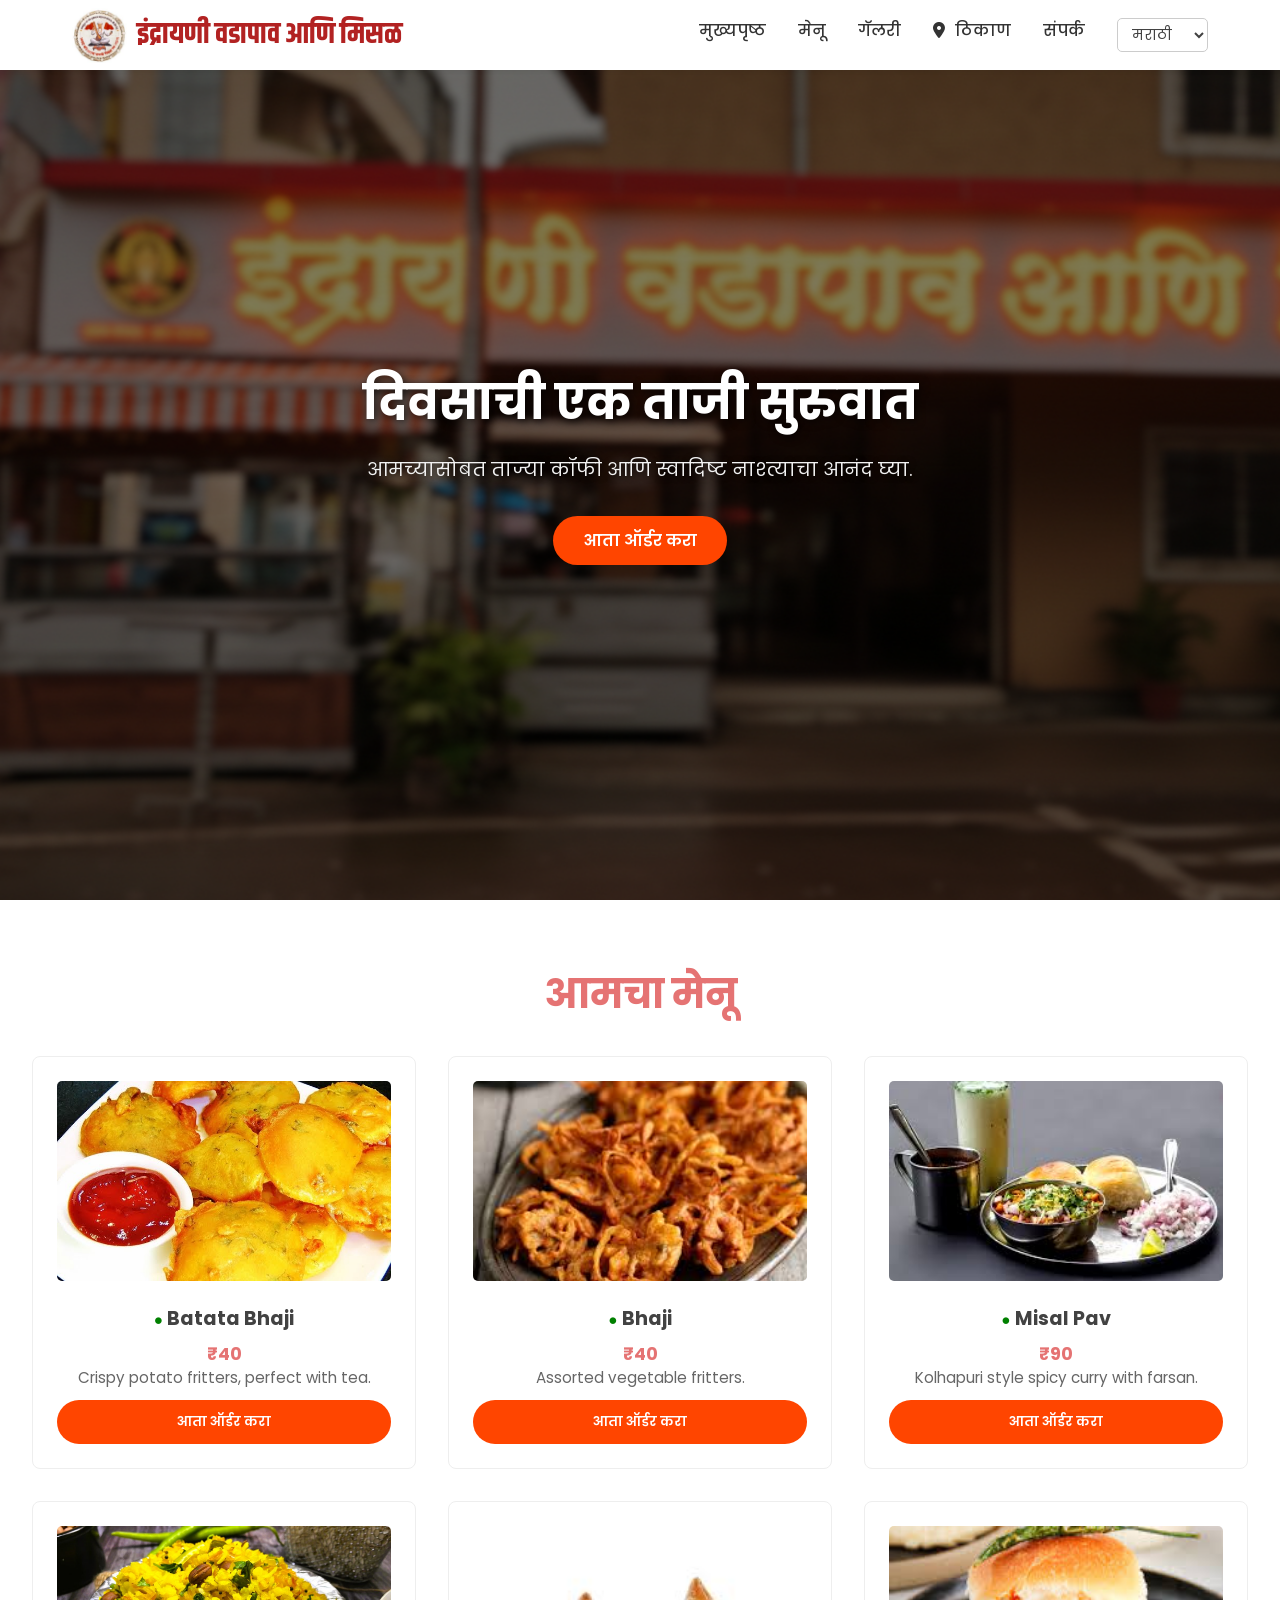
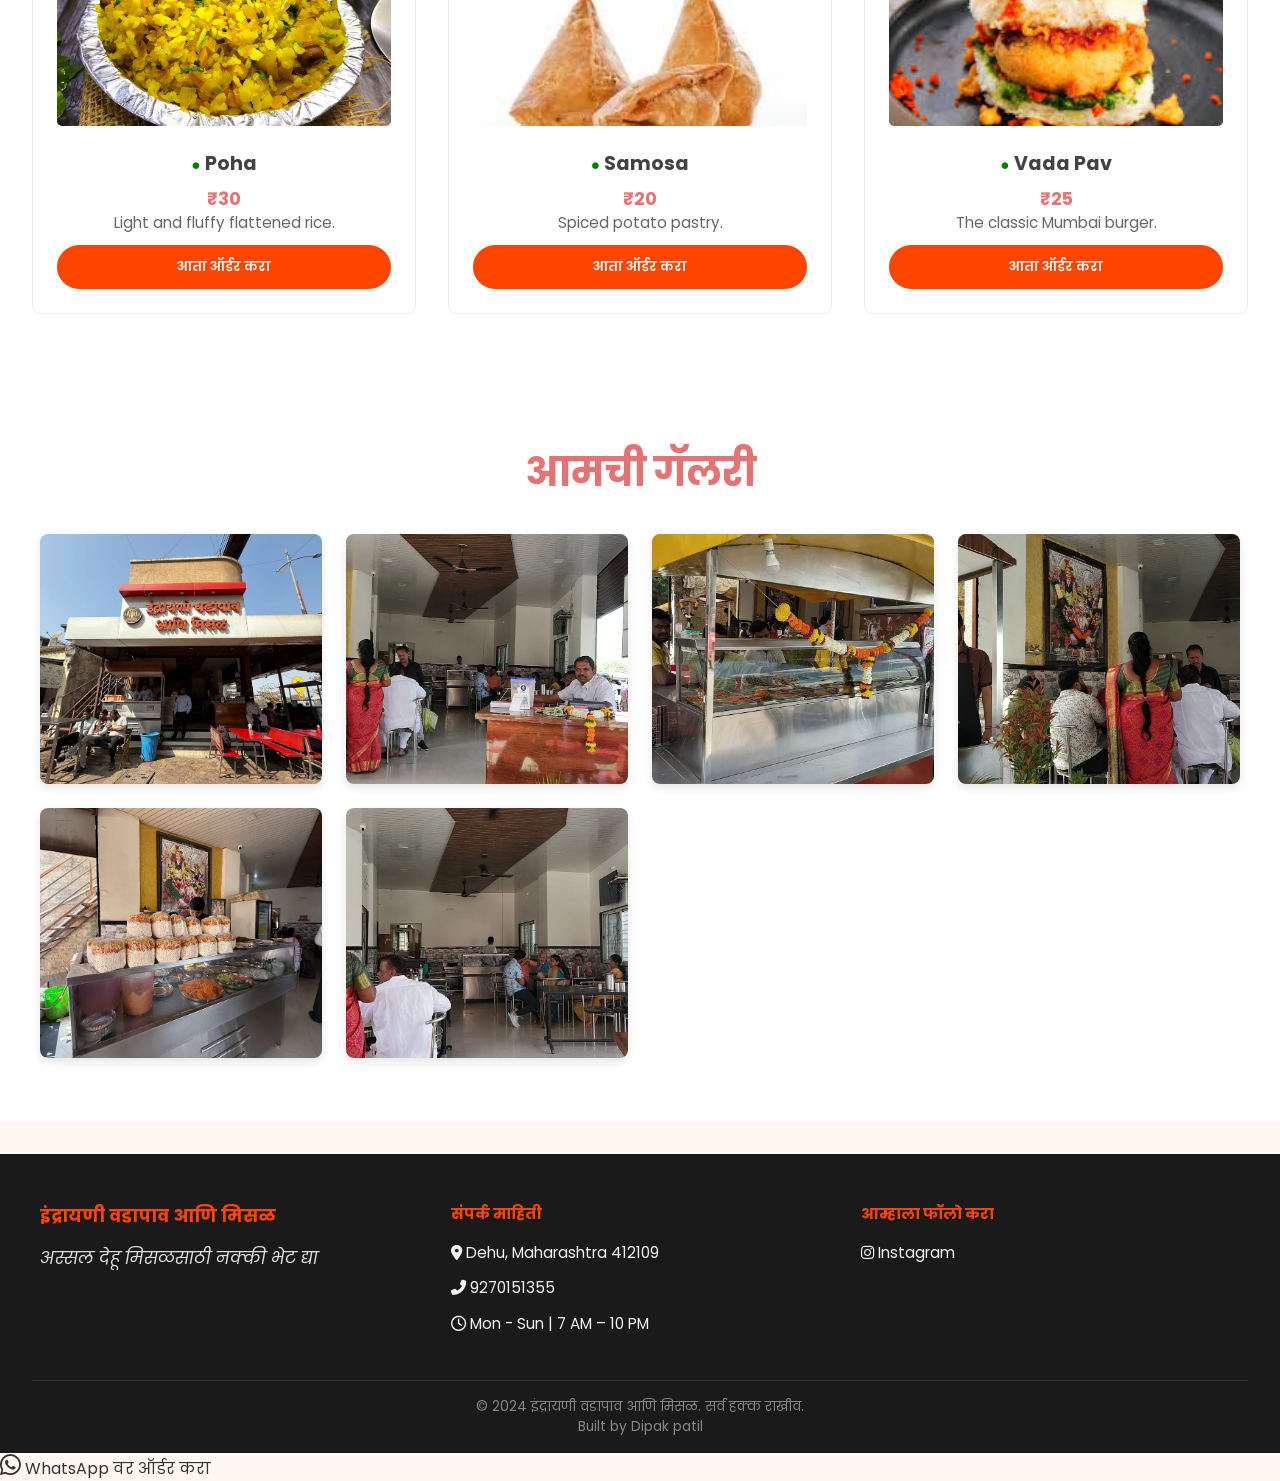
<file: index.html>
<!DOCTYPE html>
<html lang="hi">
<head>
    <meta charset="UTF-8">
    <meta name="viewport" content="width=device-width, initial-scale=1.0">
    <title>Indrayani Vadapav ani Misal - Authentic Dehu Misal & Vadapav</title>
    
    <!-- SEO के लिए मेटा विवरण -->
    <meta name="description" content="Indrayani Vadapav ani Misal में आपका स्वागत है, Dehu का सबसे अच्छा Misal और Vadapav स्पॉट।">

    <!-- Favicon (Browser Tab Icon) -->
    <link rel="icon" type="image/jpg" href="images/samosa.jpg">

    <!-- Google Fonts (Poppins) -->
    <link rel="preconnect" href="https://fonts.googleapis.com">
    <link rel="preconnect" href="https://fonts.gstatic.com" crossorigin>
    <link href="https://fonts.googleapis.com/css2?family=Khand:wght@600;700&family=Poppins:wght@400;500;700&display=swap" rel="stylesheet">

    <!-- FontAwesome Icons CDN -->
    <link rel="stylesheet" href="https://cdnjs.cloudflare.com/ajax/libs/font-awesome/6.5.1/css/all.min.css" integrity="sha512-DTOQO9RWCH3ppGqcWaEA1BIZOC6xxalwEsw9c2QQeAIftl+Vegovlnee1c9QX4TctnWMn13TZye+giMm8e2LwA==" crossorigin="anonymous" referrerpolicy="no-referrer" />

    <!-- External CSS File -->
    <link rel="stylesheet" href="style.css">
</head>
<body>

    <header class="header">
        <nav class="navbar">
            <!-- Logo -->
            <a href="index.html" class="logo">
                <img src="images/maha.jpg" alt="इंद्रायणी वडापाव आणि मिसळ Logo">
                <span>इंद्रायणी वडापाव आणि मिसळ</span>
            </a>

            <!-- Navigation Links -->
            <ul class="nav-links" id="nav-links">
                <li><a href="#hero"><span data-i18n="home">Home</span></a></li>
                <li><a href="#menu"><span data-i18n="menu">Menu</span></a></li>
                <li><a href="#gallery"><span data-i18n="gallery">Gallery</span></a></li>
                <li><a href="https://maps.app.goo.gl/Uf37W1vmxum3vepm6" target="_blank"><i class="fas fa-map-marker-alt"></i> <span data-i18n="location">Location</span></a></li>
                <li><a href="#contact"><span data-i18n="contact">Contact</span></a></li>
                <li>
                    <select id="language-selector" onchange="changeLanguage(this.value)">
                        <option value="en">English</option>
                        <option value="mr" selected>मराठी</option>
                        <option value="hi">हिंदी</option>
                    </select>
                </li>
            </ul>

            <!-- Mobile Menu Toggle Button (Hamburger Icon) -->
            <button class="nav-toggle" id="nav-toggle">
                <i class="fas fa-bars"></i>
            </button>
        </nav>
    </header>

    <main>
        <!-- पेज का मुख्य कंटेंट यहाँ आएगा -->
        <section id="hero">
            <div class="hero-content">
                <h1 data-i18n="heroTitle">A Fresh Start to the Day</h1>
                <p data-i18n="heroDesc">Enjoy freshly made coffee and delicious breakfast with us.</p>
                <a href="#menu" class="cta-button" data-i18n="orderNow">Order Now</a>
            </div>
        </section>

        <!-- Menu Section -->
        <section id="menu" class="menu-section">
            <h2 class="section-title" data-i18n="ourMenu">Our Menu</h2>
            
            <div class="menu-grid" id="dynamic-menu-grid">
                <!-- Menu items will be loaded here from Admin Panel data -->
            </div>
        </section>

        <!-- Gallery Section -->
        <section id="gallery" class="gallery-section">
            <h2 class="section-title" data-i18n="ourGallery">Our Gallery</h2>
            <div class="gallery-grid">
                <div class="gallery-item">
                    <img src="images/1.png" alt="Gallery Image 1" onclick="openLightbox(this.src)">
                </div>
                <div class="gallery-item">
                    <img src="images/2.png" alt="Gallery Image 2" onclick="openLightbox(this.src)">
                </div>
                <div class="gallery-item">
                    <img src="images/3.png" alt="Gallery Image 3" onclick="openLightbox(this.src)">
                </div>
                <div class="gallery-item">
                    <img src="images/4.png" alt="Gallery Image 4" onclick="openLightbox(this.src)">
                </div>
                <div class="gallery-item">
                    <img src="images/5.png" alt="Gallery Image 5" onclick="openLightbox(this.src)">
                </div>
                <div class="gallery-item">
                    <img src="images/6.png" alt="Gallery Image 6" onclick="openLightbox(this.src)">
                </div>
            </div>
        </section>

    </main>

    <!-- Lightbox Structure -->
    <div id="lightbox" class="lightbox-container" onclick="closeLightbox()">
        <span class="lightbox-close" onclick="closeLightbox()">&times;</span>
        <img class="lightbox-content" id="lightbox-img">
    </div>

    <footer id="contact" class="footer">
        <div class="footer-container">
            <div class="footer-column">
                <h3 data-i18n="brandName">Indrayani Vadapav ani Misal</h3>
                <p class="visit-us" data-i18n="visitUs">Visit Us for Authentic Dehu Misal</p>
            </div>
            <div class="footer-column">
                <h4 data-i18n="contactInfo">Contact Info</h4>
                <p><i class="fas fa-map-marker-alt"></i> <a href="https://maps.app.goo.gl/Uf37W1vmxum3vepm6" target="_blank">Dehu, Maharashtra 412109</a></p>
                <p><i class="fas fa-phone-alt"></i> <a href="tel:9270151355">9270151355</a></p>
                <p><i class="far fa-clock"></i> Mon - Sun | 7 AM – 10 PM</p>
            </div>
            <div class="footer-column">
                <h4 data-i18n="followUs">Follow Us</h4>
                <a href="https://www.instagram.com/indrayani_wadapav_ani_misal/" target="_blank" class="social-link"><i class="fab fa-instagram"></i> Instagram</a>
            </div>
        </div>
        <div class="copyright">
            <p data-i18n="rights">&copy; 2024 Indrayani Vadapav ani Misal. All Rights Reserved.</p>
            <p>Built by Dipak patil</p>
        </div>
    </footer>

    <!-- WhatsApp Floating Button -->
    <a href="javascript:void(0)" id="whatsapp-float-btn" class="whatsapp-float">
        <i class="fab fa-whatsapp"></i> <span data-i18n="whatsappOrder">Order on WhatsApp</span>
    </a>

    <!-- Order Modal -->
    <div id="order-modal" class="modal-overlay">
        <div class="modal-content">
            <h3 id="modal-title" class="modal-title"></h3>
            <input id="modal-input" class="modal-input" type="number" value="1" min="1">
            <div class="modal-buttons">
                <button id="modal-cancel" class="modal-btn cancel">Cancel</button>
                <button id="modal-confirm" class="modal-btn confirm">Confirm</button>
            </div>
        </div>
    </div>


    <!-- JavaScript for Mobile Menu -->
    <script>
        const navToggle = document.getElementById('nav-toggle');
        const navLinks = document.getElementById('nav-links');

        navToggle.addEventListener('click', () => {
            navLinks.classList.toggle('active');
        });

        // Language Translation Script
        const translations = {
            en: {
                home: "Home",
                menu: "Menu",
                gallery: "Gallery",
                location: "Location",
                contact: "Contact",
                heroTitle: "A Fresh Start to the Day",
                heroDesc: "Enjoy freshly made coffee and delicious breakfast with us.",
                orderNow: "Order Now",
                ourMenu: "Our Menu",
                ourGallery: "Our Gallery",
                brandName: "Indrayani Vadapav ani Misal",
                visitUs: "Visit Us for Authentic Dehu Misal",
                contactInfo: "Contact Info",
                followUs: "Follow Us",
                rights: "© 2024 Indrayani Vadapav ani Misal. All Rights Reserved.",
                order_prompt: "Enter quantity for {itemName}:",
                invalid_quantity: "Invalid quantity. Please enter a number greater than 0.",
                i_want_to_order: "Hello, I would like to order:",
                whatsappOrder: "Order on WhatsApp",
                whatsapp_inquiry: "Hello, I would like to inquire about an order.",
                restaurant_reply: "This is an auto-generated message. We will confirm your order shortly.",
                deliveryCharge: "Delivery Charge",
                total: "Total",
                location_prompt: "Please enter your full delivery address:",
                address_prompt_title: "Enter Your Address",
                confirm_button: "Confirm",
                cancel_button: "Cancel"
            },
            hi: {
                home: "होम",
                menu: "मेनू",
                gallery: "गैलरी",
                location: "लोकेशन",
                contact: "संपर्क",
                heroTitle: "दिन की एक ताज़ा शुरुआत",
                heroDesc: "हमारे साथ ताज़ी बनी कॉफ़ी और स्वादिष्ट नाश्ते का आनंद लें।",
                orderNow: "अभी ऑर्डर करें",
                ourMenu: "हमारा मेनू",
                ourGallery: "हमारी गैलरी",
                brandName: "इंद्रायणी वडापाव आणि मिसळ",
                visitUs: "असली देहू मिसल का स्वाद लें",
                contactInfo: "संपर्क जानकारी",
                followUs: "हमें फॉलो करें",
                rights: "© 2024 इंद्रायणी वडापाव आणि मिसळ. सर्वाधिकार सुरक्षित।",
                order_prompt: "{itemName} के लिए मात्रा दर्ज करें:",
                invalid_quantity: "अमान्य मात्रा। कृपया 0 से बड़ी संख्या दर्ज करें।",
                i_want_to_order: "नमस्ते, मैं यह ऑर्डर करना चाहता हूँ:",
                whatsappOrder: "WhatsApp पर ऑर्डर करें",
                whatsapp_inquiry: "नमस्ते, मैं एक ऑर्डर के बारे में पूछताछ करना चाहता हूं।",
                restaurant_reply: "यह एक स्वचालित संदेश है। हम जल्द ही आपके ऑर्डर की पुष्टि करेंगे।",
                deliveryCharge: "डिलीवरी चार्ज",
                total: "कुल",
                location_prompt: "कृपया अपना पूरा डिलीवरी पता दर्ज करें:",
                address_prompt_title: "अपना पता दर्ज करें",
                confirm_button: "पुष्टि करें",
                cancel_button: "रद्द करें"
            },
            mr: {
                home: "मुख्यपृष्ठ",
                menu: "मेनू",
                gallery: "गॅलरी",
                location: "ठिकाण",
                contact: "संपर्क",
                heroTitle: "दिवसाची एक ताजी सुरुवात",
                heroDesc: "आमच्यासोबत ताज्या कॉफी आणि स्वादिष्ट नाश्त्याचा आनंद घ्या.",
                orderNow: "आता ऑर्डर करा",
                ourMenu: "आमचा मेनू",
                ourGallery: "आमची गॅलरी",
                brandName: "इंद्रायणी वडापाव आणि मिसळ",
                visitUs: "अस्सल देहू मिसळसाठी नक्की भेट द्या",
                contactInfo: "संपर्क माहिती",
                followUs: "आम्हाला फॉलो करा",
                rights: "© 2024 इंद्रायणी वडापाव आणि मिसळ. सर्व हक्क राखीव.",
                order_prompt: "{itemName} साठी संख्या प्रविष्ट करा:",
                invalid_quantity: "अवैध प्रमाण. कृपया ० पेक्षा मोठी संख्या प्रविष्ट करा.",
                i_want_to_order: "नमस्कार, मला ही ऑर्डर करायची आहे:",
                whatsappOrder: "WhatsApp वर ऑर्डर करा",
                whatsapp_inquiry: "नमस्कार, मला ऑर्डरबद्दल चौकशी करायची आहे.",
                restaurant_reply: "हा एक स्वयंचलित संदेश आहे. आम्ही लवकरच तुमच्या ऑर्डरची पुष्टी करू.",
                deliveryCharge: "डिलिव्हरी चार्ज",
                total: "एकूण",
                location_prompt: "कृपया तुमचा संपूर्ण डिलिव्हरी पत्ता टाका:",
                address_prompt_title: "तुमचा पत्ता प्रविष्ट करा",
                confirm_button: "निश्चित करा",
                cancel_button: "रद्द करा"
            }
        };

        // Initialize default language on page load
        changeLanguage('mr');

        function changeLanguage(lang) {
            document.querySelectorAll('[data-i18n]').forEach(element => {
                const key = element.getAttribute('data-i18n');
                if (translations[lang] && translations[lang][key]) {
                    element.textContent = translations[lang][key];
                }
            });
             // Update button text in menu cards
            const menuButtons = document.querySelectorAll('.menu-card .cta-button');
            menuButtons.forEach(button => {
                button.textContent = translations[lang].orderNow;
            });
        }

        // --- Dynamic Menu Logic ---
        const defaultMenu = [
            { name: "Batata Bhaji", price: 40, image: "images/batata-bhaji.jpg", desc: "Crispy potato fritters, perfect with tea.", veg: true },
            { name: "Bhaji", price: 40, image: "images/bhaji.jpg", desc: "Assorted vegetable fritters.", veg: true },
            { name: "Misal Pav", price: 90, image: "images/misal-pav.jpg", desc: "Kolhapuri style spicy curry with farsan.", veg: true },
            { name: "Poha", price: 30, image: "images/poha.jpg", desc: "Light and fluffy flattened rice.", veg: true },
            { name: "Samosa", price: 20, image: "images/samosa.jpg", desc: "Spiced potato pastry.", veg: true },
            { name: "Vada Pav", price: 25, image: "images/vada-pav.jpg", desc: "The classic Mumbai burger.", veg: true }
        ];

        const menuData = JSON.parse(localStorage.getItem('menuData')) || defaultMenu;
        const menuContainer = document.getElementById('dynamic-menu-grid');

        menuData.forEach(item => {
            const vegIcon = item.veg ? '<span class="veg-icon" style="color:green">●</span>' : '<span class="veg-icon" style="color:red">●</span>';
            const lang = document.getElementById('language-selector').value || 'mr';
            const cardHtml = `
                <div class="menu-card">
                    <img src="${item.image}" alt="${item.name}" onerror="this.src='https://placehold.co/600x400?text=No+Image'">
                    <h4>${vegIcon} <span>${item.name}</span></h4>
                    <span class="price">₹${item.price}</span>
                    <p class="description">${item.desc}</p>
                    <button class="cta-button" style="width:100%; text-align:center; margin-top:10px;" onclick="orderItem('${item.name}', ${item.price})">${translations[lang].orderNow}</button>
                </div>
            `;
            menuContainer.innerHTML += cardHtml;
        });

        // --- New Modal Logic ---
        const modal = document.getElementById('order-modal');
        const modalTitle = document.getElementById('modal-title');
        const modalInput = document.getElementById('modal-input');
        const modalConfirm = document.getElementById('modal-confirm');
        const modalCancel = document.getElementById('modal-cancel');

        let currentItem = {};
        let currentStep = ''; // 'quantity' or 'address'

        function orderItem(itemName, price) {
            const lang = document.getElementById('language-selector').value || 'en';
            currentItem = { name: itemName, price: price, lang: lang };
            currentStep = 'quantity';
            
            modalTitle.textContent = translations[lang].order_prompt.replace('{itemName}', itemName);
            modalInput.type = 'number';
            modalInput.value = '1';
            modalConfirm.textContent = translations[lang].confirm_button;
            modalCancel.textContent = translations[lang].cancel_button;

            modal.classList.add('visible');
        }

        modalConfirm.addEventListener('click', () => {
            if (currentStep === 'quantity') {
                const quantity = parseInt(modalInput.value);
                if (quantity && !isNaN(quantity) && quantity > 0) {
                    currentItem.quantity = quantity;
                    // Now ask for address
                    currentStep = 'address';
                    modalTitle.textContent = translations[currentItem.lang].address_prompt_title;
                    modalInput.type = 'text';
                    modalInput.value = '';
                    modalInput.placeholder = translations[currentItem.lang].location_prompt;
                } else {
                    alert(translations[currentItem.lang].invalid_quantity);
                }
            } else if (currentStep === 'address') {
                const address = modalInput.value.trim();
                if (address) {
                    currentItem.address = address;
                    sendOrder();
                    closeModal();
                } else {
                    // Maybe show an error that address is required
                }
            }
        });
        
        modalCancel.addEventListener('click', () => {
            closeModal();
        });

        function closeModal() {
            modal.classList.remove('visible');
            currentItem = {};
            currentStep = '';
        }

        function sendOrder() {
            const { name, price, quantity, address, lang } = currentItem;
            
            const deliveryCharge = 30; // ₹30 डिलीवरी चार्ज
            const itemTotal = quantity * price;
            const grandTotal = itemTotal + deliveryCharge;
            
            const orderMessage = `${translations[lang].i_want_to_order}\n\n*Order Details:*\n- ${quantity} x ${name} (₹${itemTotal})\n- ${translations[lang].deliveryCharge}: ₹${deliveryCharge}\n- *${translations[lang].total}: ₹${grandTotal}*\n\n*Delivery Address:*\n${address}`;
            
            const restaurantReply = translations[lang].restaurant_reply;
            const finalMessage = `${orderMessage}\n\n---\n_${restaurantReply}_`;
            
            const whatsappNumber = "919270151355";
            const url = `https://wa.me/${whatsappNumber}?text=${encodeURIComponent(finalMessage)}`;
            window.open(url, '_blank');
        }


        // Floating WhatsApp button for general inquiry
        document.getElementById('whatsapp-float-btn').addEventListener('click', function() {
            const lang = document.getElementById('language-selector').value || 'en';
            const message = translations[lang].whatsapp_inquiry;
            const whatsappNumber = "919270151355";
            const url = `https://wa.me/${whatsappNumber}?text=${encodeURIComponent(message)}`;
            window.open(url, '_blank');
        });

        // Lightbox Functions
        const lightbox = document.getElementById('lightbox');
        const lightboxImg = document.getElementById('lightbox-img');

        function openLightbox(src) {
            lightbox.style.display = 'flex';
            lightboxImg.src = src;
        }

        function closeLightbox() {
            lightbox.style.display = 'none';
            lightboxImg.src = '';
        }

    </script>

</body>
</html>
</file>
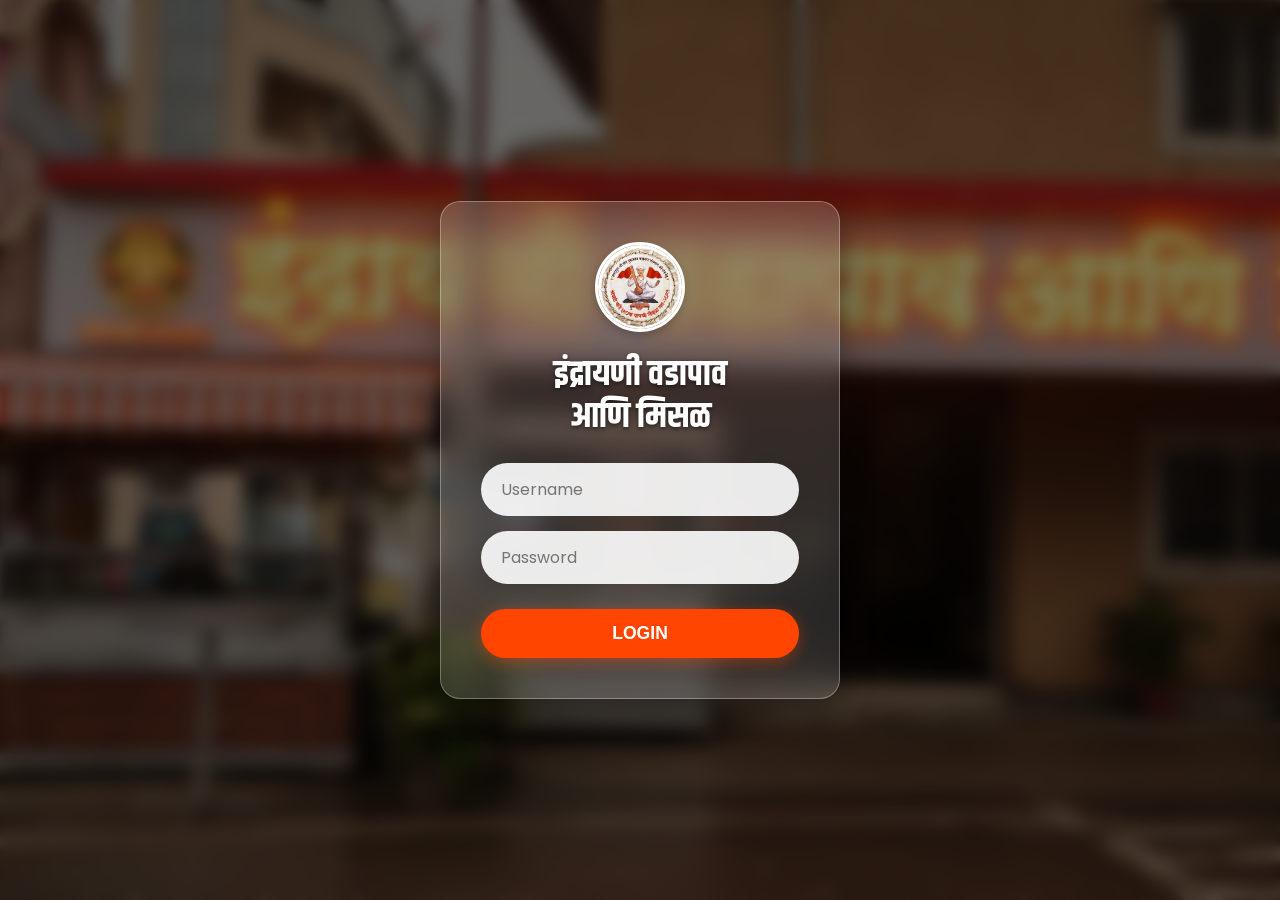
<file: admin.html>
<!DOCTYPE html>
<html lang="en">
<head>
    <meta charset="UTF-8">
    <meta name="viewport" content="width=device-width, initial-scale=1.0">
    <title>Admin Panel - Indrayani Vadapav</title>
    <link rel="stylesheet" href="style.css">
    <link href="https://fonts.googleapis.com/css2?family=Khand:wght@600;700&family=Poppins:wght@400;600&display=swap" rel="stylesheet">
    <link rel="stylesheet" href="https://cdnjs.cloudflare.com/ajax/libs/font-awesome/6.5.1/css/all.min.css">
</head>
<body class="admin-body">

    <div class="admin-wrapper">
        <!-- Sidebar -->
        <nav class="sidebar" id="sidebar">
            <div class="sidebar-brand">Indrayani Admin</div>
            <ul class="sidebar-menu">
                <li><a href="#" class="active"><i class="fas fa-tachometer-alt"></i> Dashboard</a></li>
                <li><a href="#"><i class="fas fa-utensils"></i> Menu</a></li>
                <li><a href="index.html" target="_blank"><i class="fas fa-external-link-alt"></i> View Website</a></li>
            </ul>
        </nav>

        <!-- Main Content -->
        <main class="main-content">
            <header class="top-header">
                <div style="display: flex; align-items: center;">
                    <button id="sidebar-toggle" class="mobile-toggle"><i class="fas fa-bars"></i></button>
                    <h2 class="header-title">इंद्रायणी वडापाव आणि मिसळ - Admin</h2>
                </div>
                <button class="cta-button" onclick="logout()" style="width: auto; padding: 8px 20px; font-size: 0.9rem; margin-top:0; background-color: #333;">Logout <i class="fas fa-sign-out-alt"></i></button>
            </header>

            <div class="dashboard-container">
                
                <!-- Stats Cards -->
                <div class="stats-grid">
                    <div class="stat-card">
                        <div class="stat-icon"><i class="fas fa-box"></i></div>
                        <div class="stat-info">
                            <h3 id="total-items-count">0</h3>
                            <p>Total Items</p>
                        </div>
                    </div>
                    <div class="stat-card">
                        <div class="stat-icon"><i class="fas fa-shopping-cart"></i></div>
                        <div class="stat-info">
                            <h3>0</h3>
                            <p>Today's Orders</p>
                        </div>
                    </div>
                    <div class="stat-card">
                        <div class="stat-icon"><i class="fas fa-store"></i></div>
                        <div class="stat-info">
                            <h3>Open</h3>
                            <p style="color: green; font-weight: bold; font-size: 0.9rem;">Shop Status</p>
                        </div>
                    </div>
                </div>

                <!-- Menu Management Table -->
                <div class="admin-card">
                    <div style="display: flex; justify-content: space-between; align-items: center; margin-bottom: 20px;">
                        <h3>Menu Management</h3>
                        <button class="cta-button" onclick="openModal()" style="width: auto; margin-top: 0; padding: 10px 20px; font-size: 0.9rem;">+ Add Item</button>
                    </div>
                    <div class="table-responsive">
                        <table class="admin-table">
                            <thead>
                                <tr>
                                    <th>Image</th>
                                    <th>Dish Name</th>
                                    <th>Price</th>
                                    <th>Type</th>
                                    <th>Actions</th>
                                </tr>
                            </thead>
                            <tbody id="menu-table-body">
                                <!-- Dynamic Rows -->
                            </tbody>
                        </table>
                    </div>
                </div>

            </div>
        </main>
    </div>

    <!-- Add/Edit Item Modal -->
    <div id="itemModal" style="display:none; position:fixed; top:0; left:0; width:100%; height:100%; background:rgba(0,0,0,0.5); z-index:2000; justify-content:center; align-items:center;">
        <div class="admin-card" style="width:90%; max-width:500px; position:relative; padding: 30px;">
            <span onclick="closeModal()" style="position:absolute; top:15px; right:20px; cursor:pointer; font-size:1.5rem;">&times;</span>
            <h3 style="margin-bottom:20px;" id="modal-title">Add New Dish</h3>
            
            <input type="hidden" id="edit-index" value="-1">
            
            <div class="admin-item">
                <label>Dish Name</label>
                <input type="text" id="item-name" placeholder="e.g. Misal Pav" class="admin-input">
            </div>
            <div class="admin-item">
                <label>Price (₹)</label>
                <input type="number" id="item-price" placeholder="e.g. 90" class="admin-input">
            </div>
            <div class="admin-item">
                <label>Image Path</label>
                <input type="text" id="item-image" placeholder="e.g. images/misal-pav.jpg" class="admin-input">
            </div>
            <div class="admin-item">
                <label>Description</label>
                <input type="text" id="item-desc" placeholder="Short description" class="admin-input">
            </div>
            <div class="admin-item">
                <label><input type="checkbox" id="item-veg" checked> Is Vegetarian?</label>
            </div>

            <button class="cta-button" onclick="saveItem()">Save Item</button>
        </div>
    </div>

    <script>
        // --- Security Check ---
        if(localStorage.getItem('isAdmin') !== 'true') {
            window.location.href = 'login.html';
        }

        // Default Menu Data
        const defaultMenu = [
            { name: "Batata Bhaji", price: 40, image: "images/batata-bhaji.jpg", desc: "Crispy potato fritters, perfect with tea.", veg: true },
            { name: "Bhaji", price: 40, image: "images/bhaji.jpg", desc: "Assorted vegetable fritters.", veg: true },
            { name: "Misal Pav", price: 90, image: "images/misal-pav.jpg", desc: "Kolhapuri style spicy curry with farsan.", veg: true },
            { name: "Poha", price: 30, image: "images/poha.jpg", desc: "Light and fluffy flattened rice.", veg: true },
            { name: "Samosa", price: 20, image: "images/samosa.jpg", desc: "Spiced potato pastry.", veg: true },
            { name: "Vada Pav", price: 25, image: "images/vada-pav.jpg", desc: "The classic Mumbai burger.", veg: true }
        ];

        let menuData = JSON.parse(localStorage.getItem('menuData')) || defaultMenu;

        // Initialize
        renderTable();

        function renderTable() {
            const tbody = document.getElementById('menu-table-body');
            tbody.innerHTML = '';
            
            menuData.forEach((item, index) => {
                const vegBadge = item.veg ? '<span style="color:green; font-weight:bold;">Veg</span>' : '<span style="color:red; font-weight:bold;">Non-Veg</span>';
                const row = `
                    <tr>
                        <td><img src="${item.image}" alt="${item.name}" style="width:50px; height:50px; object-fit:cover; border-radius:5px;" onerror="this.src='https://placehold.co/50x50'"></td>
                        <td><strong>${item.name}</strong><br><small style="color:#777">${item.desc}</small></td>
                        <td>₹${item.price}</td>
                        <td>${vegBadge}</td>
                        <td>
                            <button onclick="editItem(${index})" style="background:#ffbb33; color:white; border:none; padding:8px 12px; border-radius:5px; cursor:pointer; margin-right:5px;"><i class="fas fa-edit"></i></button>
                            <button onclick="deleteItem(${index})" style="background:#ff4444; color:white; border:none; padding:8px 12px; border-radius:5px; cursor:pointer;"><i class="fas fa-trash"></i></button>
                        </td>
                    </tr>
                `;
                tbody.innerHTML += row;
            });

            // Update Stats
            document.getElementById('total-items-count').innerText = menuData.length;
        }

        // --- Add / Edit Logic ---
        function saveItem() {
            const name = document.getElementById('item-name').value;
            const price = document.getElementById('item-price').value;
            const image = document.getElementById('item-image').value;
            const desc = document.getElementById('item-desc').value;
            const veg = document.getElementById('item-veg').checked;
            const index = document.getElementById('edit-index').value;

            if(!name || !price) { alert("Name and Price are required!"); return; }

            const newItem = { name, price: parseInt(price), image, desc, veg };

            if(index == -1) {
                // Add New
                menuData.push(newItem);
            } else {
                // Update Existing
                menuData[index] = newItem;
            }

            localStorage.setItem('menuData', JSON.stringify(menuData));
            renderTable();
            closeModal();
        }

        function editItem(index) {
            const item = menuData[index];
            document.getElementById('modal-title').innerText = "Edit Dish";
            document.getElementById('item-name').value = item.name;
            document.getElementById('item-price').value = item.price;
            document.getElementById('item-image').value = item.image;
            document.getElementById('item-desc').value = item.desc;
            document.getElementById('item-veg').checked = item.veg;
            document.getElementById('edit-index').value = index;
            
            document.getElementById('itemModal').style.display = 'flex';
        }

        function deleteItem(index) {
            if(confirm('Are you sure you want to delete this item?')) {
                menuData.splice(index, 1);
                localStorage.setItem('menuData', JSON.stringify(menuData));
                renderTable();
            }
        }

        // --- Modal Functions ---
        function openModal() {
            document.getElementById('modal-title').innerText = "Add New Dish";
            document.getElementById('item-name').value = '';
            document.getElementById('item-price').value = '';
            document.getElementById('item-image').value = '';
            document.getElementById('item-desc').value = '';
            document.getElementById('item-veg').checked = true;
            document.getElementById('edit-index').value = -1;
            
            document.getElementById('itemModal').style.display = 'flex';
        }

        function closeModal() {
            document.getElementById('itemModal').style.display = 'none';
        }

        // --- Logout ---
        function logout() {
            localStorage.removeItem('isAdmin');
            window.location.href = 'login.html';
        }

        // --- Mobile Sidebar Toggle ---
        const sidebar = document.getElementById('sidebar');
        const toggleBtn = document.getElementById('sidebar-toggle');
        
        toggleBtn.addEventListener('click', () => {
            sidebar.classList.toggle('active');
        });

        // Close sidebar when clicking outside on mobile
        document.addEventListener('click', (e) => {
            if(window.innerWidth <= 768 && !sidebar.contains(e.target) && e.target !== toggleBtn && !toggleBtn.contains(e.target)) {
                sidebar.classList.remove('active');
            }
        });
    </script>
</body>
</html>
</file>
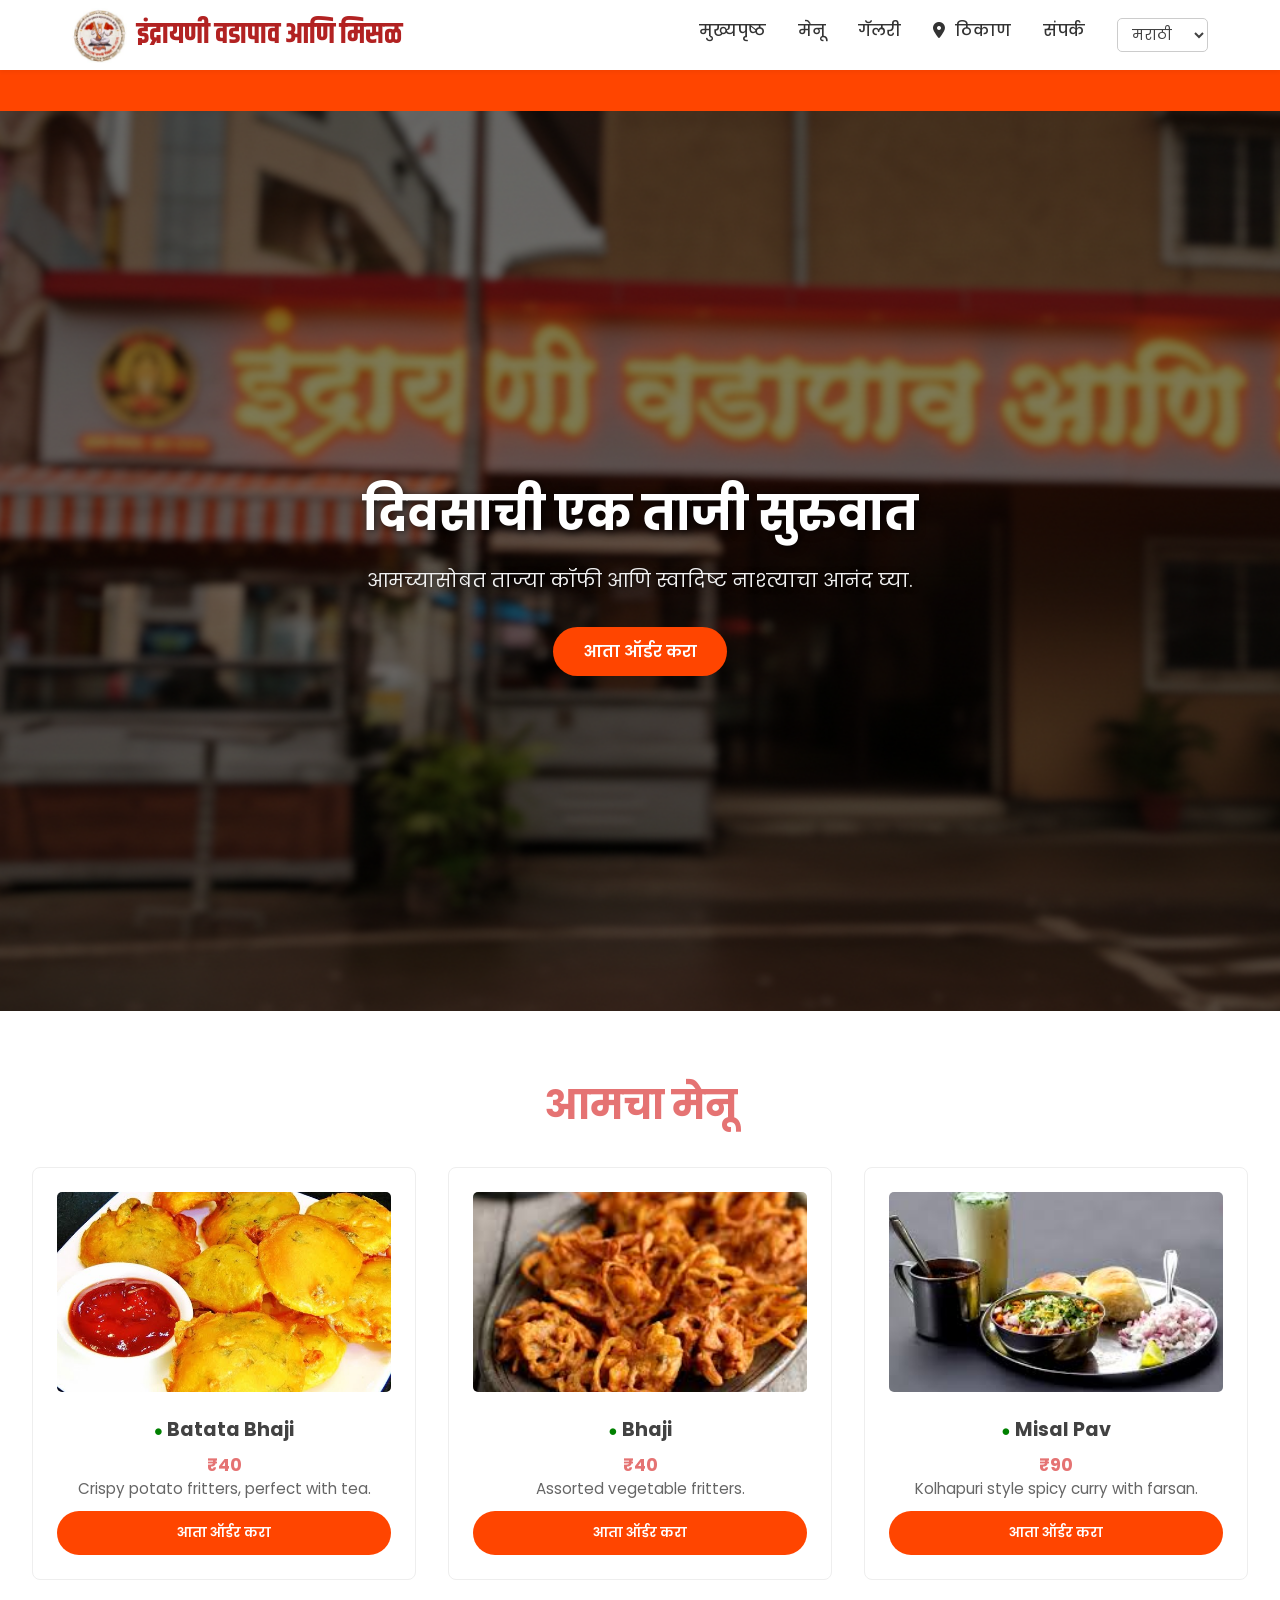
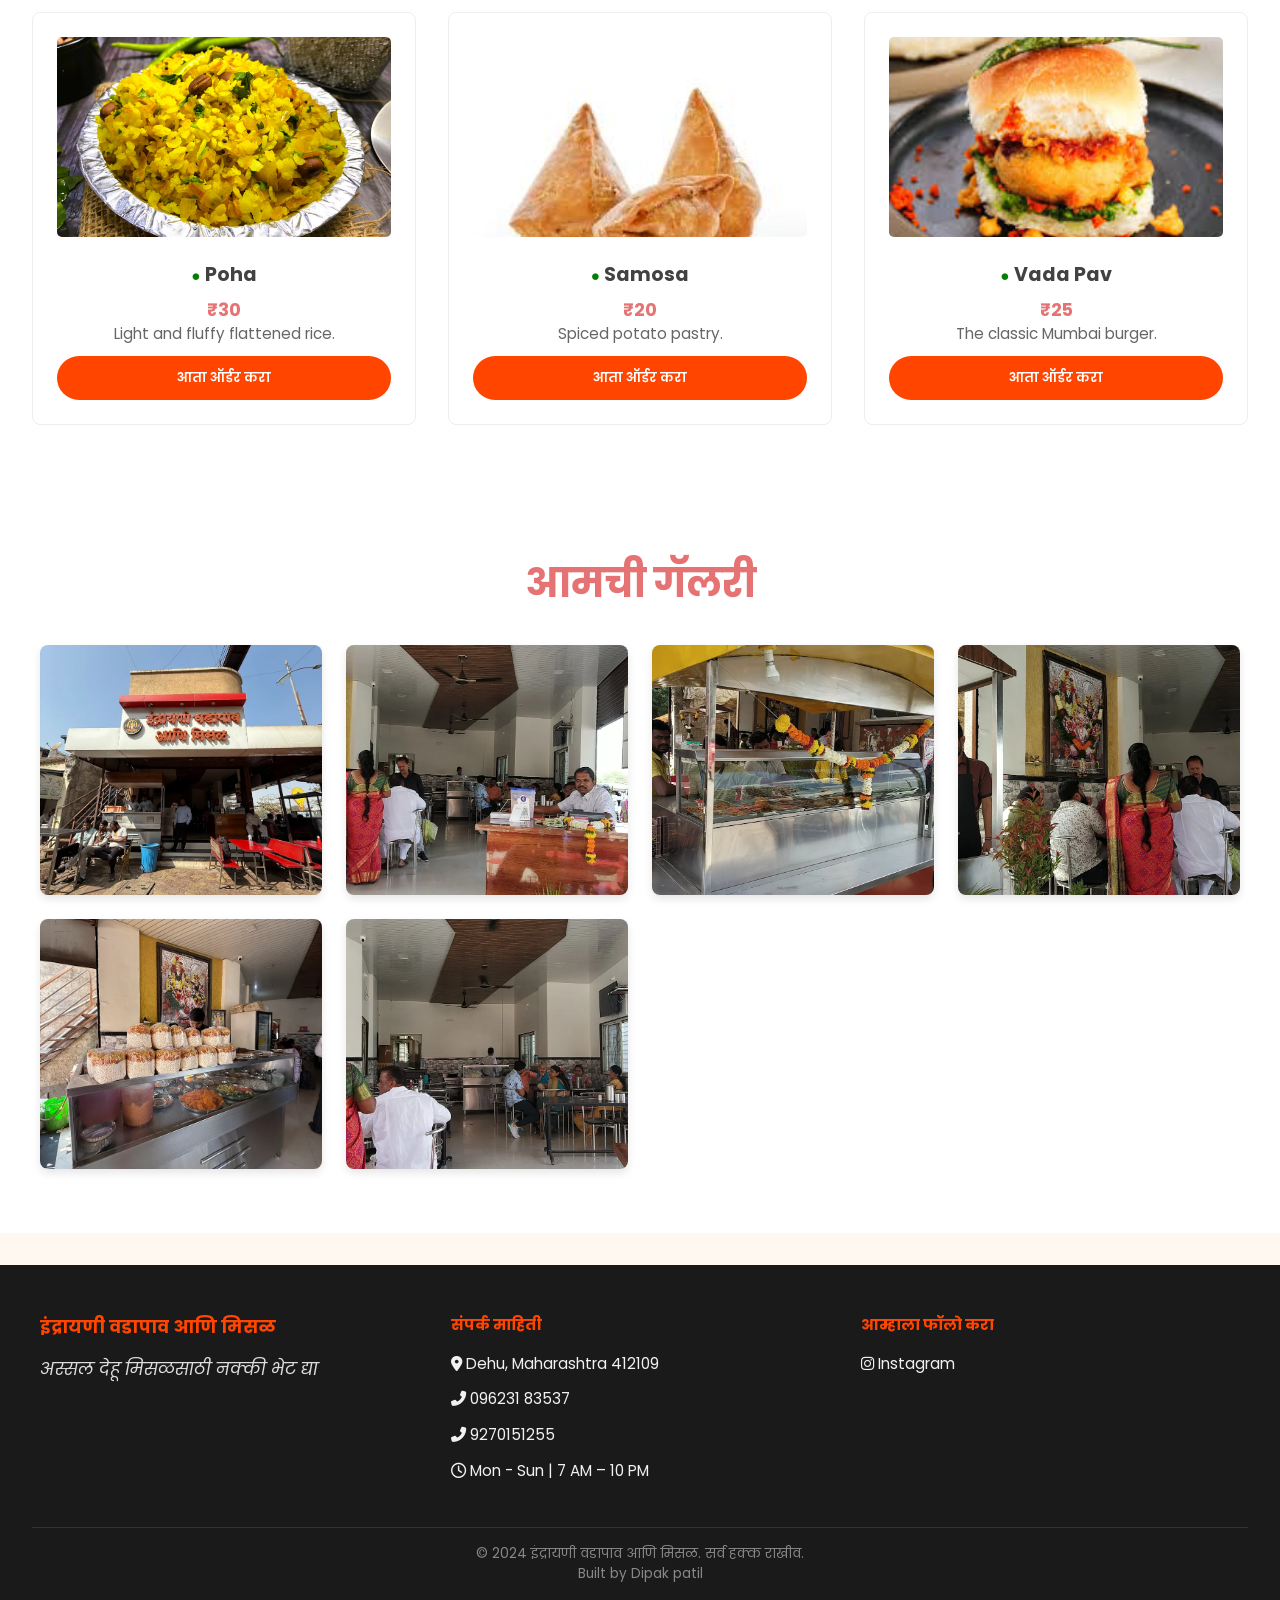
<file: html.html>
<!DOCTYPE html>
<html lang="hi">
<head>
    <meta charset="UTF-8">
    <meta name="viewport" content="width=device-width, initial-scale=1.0">
    <title>Indrayani Vadapav ani Misal - Authentic Dehu Misal & Vadapav</title>
    
    <!-- SEO के लिए मेटा विवरण -->
    <meta name="description" content="Indrayani Vadapav ani Misal में आपका स्वागत है, Dehu का सबसे अच्छा Misal और Vadapav स्पॉट।">

    <!-- Favicon (Browser Tab Icon) -->
    <link rel="icon" type="image/jpg" href="images/samosa.jpg">

    <!-- Google Fonts (Poppins) -->
    <link rel="preconnect" href="https://fonts.googleapis.com">
    <link rel="preconnect" href="https://fonts.gstatic.com" crossorigin>
    <link href="https://fonts.googleapis.com/css2?family=Khand:wght@600;700&family=Poppins:wght@400;500;700&display=swap" rel="stylesheet">

    <!-- FontAwesome Icons CDN -->
    <link rel="stylesheet" href="https://cdnjs.cloudflare.com/ajax/libs/font-awesome/6.5.1/css/all.min.css" integrity="sha512-DTOQO9RWCH3ppGqcWaEA1BIZOC6xxalwEsw9c2QQeAIftl+Vegovlnee1c9QX4TctnWMn13TZye+giMm8e2LwA==" crossorigin="anonymous" referrerpolicy="no-referrer" />

    <!-- External CSS File -->
    <link rel="stylesheet" href="style.css">
</head>
<body>

    <header class="header">
        <nav class="navbar">
            <!-- Logo -->
            <a href="index.html" class="logo">
                <img src="images/maha.jpg" alt="इंद्रायणी वडापाव आणि मिसळ Logo">
                <span>इंद्रायणी वडापाव आणि मिसळ</span>
            </a>

            <!-- Navigation Links -->
            <ul class="nav-links" id="nav-links">
                <li><a href="#hero"><span data-i18n="home">Home</span></a></li>
                <li><a href="#menu"><span data-i18n="menu">Menu</span></a></li>
                <li><a href="#gallery"><span data-i18n="gallery">Gallery</span></a></li>
                <li><a href="https://maps.app.goo.gl/Uf37W1vmxum3vepm6" target="_blank"><i class="fas fa-map-marker-alt"></i> <span data-i18n="location">Location</span></a></li>
                <li><a href="#contact"><span data-i18n="contact">Contact</span></a></li>
                <li>
                    <select id="language-selector" onchange="changeLanguage(this.value)">
                        <option value="en">English</option>
                        <option value="mr" selected>मराठी</option>
                        <option value="hi">हिंदी</option>
                    </select>
                </li>
            </ul>

            <!-- Mobile Menu Toggle Button (Hamburger Icon) -->
            <button class="nav-toggle" id="nav-toggle">
                <i class="fas fa-bars"></i>
            </button>
        </nav>
    </header>

    <main>
        <!-- Announcement Bar -->
        <div class="announcement-bar">
            <div class="marquee-text">आमच्याकडून ३ किमी पर्यंत होम डिलिव्हरी मिळेल!</div>
        </div>

        <!-- पेज का मुख्य कंटेंट यहाँ आएगा -->
        <section id="hero">
            <div class="hero-content">
                <h1 data-i18n="heroTitle">A Fresh Start to the Day</h1>
                <p data-i18n="heroDesc">Enjoy freshly made coffee and delicious breakfast with us.</p>
                <a href="#menu" class="cta-button" data-i18n="orderNow">Order Now</a>
            </div>
        </section>

        <!-- Menu Section -->
        <section id="menu" class="menu-section">
            <h2 class="section-title" data-i18n="ourMenu">Our Menu</h2>
            
            <div class="menu-grid" id="dynamic-menu-grid">
                <!-- Menu items will be loaded here from Admin Panel data -->
            </div>
        </section>

        <!-- Gallery Section -->
        <section id="gallery" class="gallery-section">
            <h2 class="section-title" data-i18n="ourGallery">Our Gallery</h2>
            <div class="gallery-grid">
                <div class="gallery-item">
                    <img src="images/1.png" alt="Gallery Image 1" onclick="openLightbox(this.src)">
                </div>
                <div class="gallery-item">
                    <img src="images/2.png" alt="Gallery Image 2" onclick="openLightbox(this.src)">
                </div>
                <div class="gallery-item">
                    <img src="images/3.png" alt="Gallery Image 3" onclick="openLightbox(this.src)">
                </div>
                <div class="gallery-item">
                    <img src="images/4.png" alt="Gallery Image 4" onclick="openLightbox(this.src)">
                </div>
                <div class="gallery-item">
                    <img src="images/5.png" alt="Gallery Image 5" onclick="openLightbox(this.src)">
                </div>
                <div class="gallery-item">
                    <img src="images/6.png" alt="Gallery Image 6" onclick="openLightbox(this.src)">
                </div>
            </div>
        </section>

    </main>

    <!-- Lightbox Structure -->
    <div id="lightbox" class="lightbox-container" onclick="closeLightbox()">
        <span class="lightbox-close" onclick="closeLightbox()">&times;</span>
        <img class="lightbox-content" id="lightbox-img">
    </div>

    <footer id="contact" class="footer">
        <div class="footer-container">
            <div class="footer-column">
                <h3 data-i18n="brandName">Indrayani Vadapav ani Misal</h3>
                <p class="visit-us" data-i18n="visitUs">Visit Us for Authentic Dehu Misal</p>
            </div>
            <div class="footer-column">
                <h4 data-i18n="contactInfo">Contact Info</h4>
                <p><i class="fas fa-map-marker-alt"></i> <a href="https://maps.app.goo.gl/Uf37W1vmxum3vepm6" target="_blank">Dehu, Maharashtra 412109</a></p>
                <p><i class="fas fa-phone-alt"></i> <a href="tel:09623183537">096231 83537</a></p>
                <p><i class="fas fa-phone-alt"></i> <a href="tel:9270151255">9270151255</a></p>
                <p><i class="far fa-clock"></i> Mon - Sun | 7 AM – 10 PM</p>
            </div>
            <div class="footer-column">
                <h4 data-i18n="followUs">Follow Us</h4>
                <a href="https://www.instagram.com/indrayani_wadapav_ani_misal/" target="_blank" class="social-link"><i class="fab fa-instagram"></i> Instagram</a>
            </div>
        </div>
        <div class="copyright">
            <p data-i18n="rights">&copy; 2024 Indrayani Vadapav ani Misal. All Rights Reserved.</p>
            <p>Built by Dipak patil</p>
        </div>
    </footer>

    <!-- WhatsApp Floating Button -->
    <a href="javascript:void(0)" id="whatsapp-float-btn" class="whatsapp-float">
        <i class="fab fa-whatsapp"></i> <span data-i18n="whatsappOrder">Order on WhatsApp</span>
    </a>

    <!-- JavaScript for Mobile Menu -->
    <script>
        const navToggle = document.getElementById('nav-toggle');
        const navLinks = document.getElementById('nav-links');

        navToggle.addEventListener('click', () => {
            navLinks.classList.toggle('active');
        });

        // Language Translation Script
        const translations = {
            en: {
                home: "Home",
                menu: "Menu",
                gallery: "Gallery",
                location: "Location",
                contact: "Contact",
                heroTitle: "A Fresh Start to the Day",
                heroDesc: "Enjoy freshly made coffee and delicious breakfast with us.",
                orderNow: "Order Now",
                todaysSpecial: "Today's Special",
                spicyMisal: "Spicy Misal Pav",
                misalDesc: "Kolhapuri style spicy curry with farsan and pav.",
                mumbaiVada: "Mumbai Vada Pav",
                vadaDesc: "The classic Mumbai burger with spicy chutney.",
                ourMenu: "Our Menu",
                ourGallery: "Our Gallery",
                brandName: "Indrayani Vadapav ani Misal",
                visitUs: "Visit Us for Authentic Dehu Misal",
                contactInfo: "Contact Info",
                followUs: "Follow Us",
                rights: "© 2024 Indrayani Vadapav ani Misal. All Rights Reserved.",
                order_prompt: "Enter quantity for {itemName}:",
                invalid_quantity: "Invalid quantity. Please enter a number greater than 0.",
                i_want_to_order: "Hello, I would like to order:",
                whatsappOrder: "Order on WhatsApp",
                whatsapp_inquiry: "Hello, I would like to inquire about an order.",
                restaurant_reply: "This is an auto-generated message. We will confirm your order shortly.",
                outside_delivery_area: "We deliver all over India.",
                location_unavailable: "Could not get your location. Please enable location services in your browser/phone settings and try again.",
                deliveryCharge: "Delivery Charge",
                total: "Total"
            },
            hi: {
                home: "होम",
                menu: "मेनू",
                gallery: "गैलरी",
                location: "लोकेशन",
                contact: "संपर्क",
                heroTitle: "दिन की एक ताज़ा शुरुआत",
                heroDesc: "हमारे साथ ताज़ी बनी कॉफ़ी और स्वादिष्ट नाश्ते का आनंद लें।",
                orderNow: "अभी ऑर्डर करें",
                todaysSpecial: "आज की खास पेशकश",
                spicyMisal: "स्पाइसी मिसल पाव",
                misalDesc: "कोल्हापुरी स्टाइल तीखी तरी, फरसाण और पाव के साथ।",
                mumbaiVada: "मुंबई वडा पाव",
                vadaDesc: "तीखी चटनी के साथ क्लासिक मुंबई बर्गर।",
                ourMenu: "हमारा मेनू",
                ourGallery: "हमारी गैलरी",
                brandName: "इंद्रायणी वडापाव आणि मिसळ",
                visitUs: "असली देहू मिसल का स्वाद लें",
                contactInfo: "संपर्क जानकारी",
                followUs: "हमें फॉलो करें",
                rights: "© 2024 इंद्रायणी वडापाव आणि मिसळ. सर्वाधिकार सुरक्षित।",
                order_prompt: "{itemName} के लिए मात्रा दर्ज करें:",
                invalid_quantity: "अमान्य मात्रा। कृपया 0 से बड़ी संख्या दर्ज करें।",
                i_want_to_order: "नमस्ते, मैं यह ऑर्डर करना चाहता हूँ:",
                whatsappOrder: "WhatsApp पर ऑर्डर करें",
                whatsapp_inquiry: "नमस्ते, मैं एक ऑर्डर के बारे में पूछताछ करना चाहता हूं।",
                restaurant_reply: "यह एक स्वचालित संदेश है। हम जल्द ही आपके ऑर्डर की पुष्टि करेंगे।",
                outside_delivery_area: "हम पूरे भारत में डिलीवरी करते हैं।",
                location_unavailable: "आपका स्थान प्राप्त नहीं हो सका। कृपया अपने ब्राउज़र/फ़ोन सेटिंग्स में स्थान सेवाएं सक्षम करें और पुनः प्रयास करें।",
                deliveryCharge: "डिलीवरी चार्ज",
                total: "कुल"
            },
            mr: {
                home: "मुख्यपृष्ठ",
                menu: "मेनू",
                gallery: "गॅलरी",
                location: "ठिकाण",
                contact: "संपर्क",
                heroTitle: "दिवसाची एक ताजी सुरुवात",
                heroDesc: "आमच्यासोबत ताज्या कॉफी आणि स्वादिष्ट नाश्त्याचा आनंद घ्या.",
                orderNow: "आता ऑर्डर करा",
                todaysSpecial: "आजचे विशेष",
                spicyMisal: "झणझणीत मिसळ पाव",
                misalDesc: "कोल्हापुरी स्टाईल रस्सा, फरसाण आणि पाव सोबत.",
                mumbaiVada: "मुंबई वडापाव",
                vadaDesc: "तिखट चटणीसोबत क्लासिक मुंबई वडापाव.",
                ourMenu: "आमचा मेनू",
                ourGallery: "आमची गॅलरी",
                brandName: "इंद्रायणी वडापाव आणि मिसळ",
                visitUs: "अस्सल देहू मिसळसाठी नक्की भेट द्या",
                contactInfo: "संपर्क माहिती",
                followUs: "आम्हाला फॉलो करा",
                rights: "© 2024 इंद्रायणी वडापाव आणि मिसळ. सर्व हक्क राखीव.",
                order_prompt: "{itemName} साठी संख्या प्रविष्ट करा:",
                invalid_quantity: "अवैध प्रमाण. कृपया ० पेक्षा मोठी संख्या प्रविष्ट करा.",
                i_want_to_order: "नमस्कार, मला ही ऑर्डर करायची आहे:",
                whatsappOrder: "WhatsApp वर ऑर्डर करा",
                whatsapp_inquiry: "नमस्कार, मला ऑर्डरबद्दल चौकशी करायची आहे.",
                restaurant_reply: "हा एक स्वयंचलित संदेश आहे. आम्ही लवकरच तुमच्या ऑर्डरची पुष्टी करू.",
                outside_delivery_area: "आम्ही संपूर्ण भारतात डिलिव्हरी करतो.",
                location_unavailable: "तुमचे स्थान मिळू शकले नाही. कृपया तुमच्या ब्राउझर/फोन सेटिंग्जमध्ये स्थान सेवा सक्षम करा आणि पुन्हा प्रयत्न करा.",
                deliveryCharge: "डिलिव्हरी चार्ज",
                total: "एकूण"
            }
        };

        // Initialize default language on page load
        changeLanguage('mr');

        function changeLanguage(lang) {
            document.querySelectorAll('[data-i18n]').forEach(element => {
                const key = element.getAttribute('data-i18n');
                if (translations[lang] && translations[lang][key]) {
                    element.textContent = translations[lang][key];
                }
            });
        }

        // --- Dynamic Menu Logic (Loaded from Admin Panel) ---
        const defaultMenu = [
            { name: "Batata Bhaji", price: 40, image: "images/batata-bhaji.jpg", desc: "Crispy potato fritters, perfect with tea.", veg: true },
            { name: "Bhaji", price: 40, image: "images/bhaji.jpg", desc: "Assorted vegetable fritters.", veg: true },
            { name: "Misal Pav", price: 90, image: "images/misal-pav.jpg", desc: "Kolhapuri style spicy curry with farsan.", veg: true },
            { name: "Poha", price: 30, image: "images/poha.jpg", desc: "Light and fluffy flattened rice.", veg: true },
            { name: "Samosa", price: 20, image: "images/samosa.jpg", desc: "Spiced potato pastry.", veg: true },
            { name: "Vada Pav", price: 25, image: "images/vada-pav.jpg", desc: "The classic Mumbai burger.", veg: true }
        ];

        const menuData = JSON.parse(localStorage.getItem('menuData')) || defaultMenu;
        const menuContainer = document.getElementById('dynamic-menu-grid');

        menuData.forEach(item => {
            const vegIcon = item.veg ? '<span class="veg-icon" style="color:green">●</span>' : '<span class="veg-icon" style="color:red">●</span>';
            const cardHtml = `
                <div class="menu-card">
                    <img src="${item.image}" alt="${item.name}" onerror="this.src='https://placehold.co/600x400?text=No+Image'">
                    <h4>${vegIcon} <span>${item.name}</span></h4>
                    <span class="price">₹${item.price}</span>
                    <p class="description">${item.desc}</p>
                    <button class="cta-button" style="width:100%; text-align:center; margin-top:10px;" onclick="orderItem('${item.name}', ${item.price})">${translations['mr'].orderNow}</button>
                </div>
            `;
            menuContainer.innerHTML += cardHtml;
        });

        function orderItem(itemName, price) {
            const lang = document.getElementById('language-selector').value || 'en';

            if (navigator.geolocation) {
                navigator.geolocation.getCurrentPosition(
                    (position) => { // Success
                        const userLat = position.coords.latitude;
                        const userLon = position.coords.longitude;
                        const restaurantLat = 18.7191; // Dehu, Maharashtra
                        const restaurantLon = 73.7645;

                        const distance = calculateDistance(userLat, userLon, restaurantLat, restaurantLon);

                        if (true) {
                            proceedWithOrder(itemName, price, lang);
                        } else {
                            alert(translations[lang].outside_delivery_area);
                        }
                    },
                    () => { // Error
                        alert(translations[lang].location_unavailable);
                    }
                );
            } else {
                alert("Geolocation is not supported by this browser.");
            }
        }

        function proceedWithOrder(itemName, price, lang) {
            const promptText = translations[lang].order_prompt.replace('{itemName}', itemName); // itemName is now direct string
            const quantity = prompt(promptText, "1");

            if (quantity && !isNaN(quantity) && quantity > 0) {
                const qty = parseInt(quantity);
                const deliveryCharge = 30; // ₹30 डिलीवरी चार्ज
                const itemTotal = qty * price;
                const grandTotal = itemTotal + deliveryCharge;
                const orderMessage = `${translations[lang].i_want_to_order}\n- ${qty} x ${itemName} (₹${itemTotal})\n- ${translations[lang].deliveryCharge}: ₹${deliveryCharge}\n- ${translations[lang].total}: ₹${grandTotal}`;
                const restaurantReply = translations[lang].restaurant_reply;
                const finalMessage = `${orderMessage}\n\n${restaurantReply}`;
                const whatsappNumber = "919623183537";
                const url = `https://wa.me/${whatsappNumber}?text=${encodeURIComponent(finalMessage)}`;
                window.open(url, '_blank');
            } else if (quantity !== null) {
                alert(translations[lang].invalid_quantity);
            }
        }

        function calculateDistance(lat1, lon1, lat2, lon2) {
            const R = 6371; // Radius of the earth in km
            const dLat = (lat2 - lat1) * Math.PI / 180;
            const dLon = (lon2 - lon1) * Math.PI / 180;
            const a = 0.5 - Math.cos(dLat)/2 + Math.cos(lat1 * Math.PI / 180) * Math.cos(lat2 * Math.PI / 180) * (1 - Math.cos(dLon)) / 2;
            return R * 2 * Math.asin(Math.sqrt(a));
        }

        // Floating WhatsApp button for general inquiry
        document.getElementById('whatsapp-float-btn').addEventListener('click', function() {
            const lang = document.getElementById('language-selector').value || 'en';
            const message = translations[lang].whatsapp_inquiry;
            const whatsappNumber = "919623183537";
            const url = `https://wa.me/${whatsappNumber}?text=${encodeURIComponent(message)}`;
            window.open(url, '_blank');
        });

        // Lightbox Functions
        const lightbox = document.getElementById('lightbox');
        const lightboxImg = document.getElementById('lightbox-img');

        function openLightbox(src) {
            lightbox.style.display = 'flex';
            lightboxImg.src = src;
        }

        function closeLightbox() {
            lightbox.style.display = 'none';
            lightboxImg.src = '';
        }

    </script>

</body>
</html>
</file>
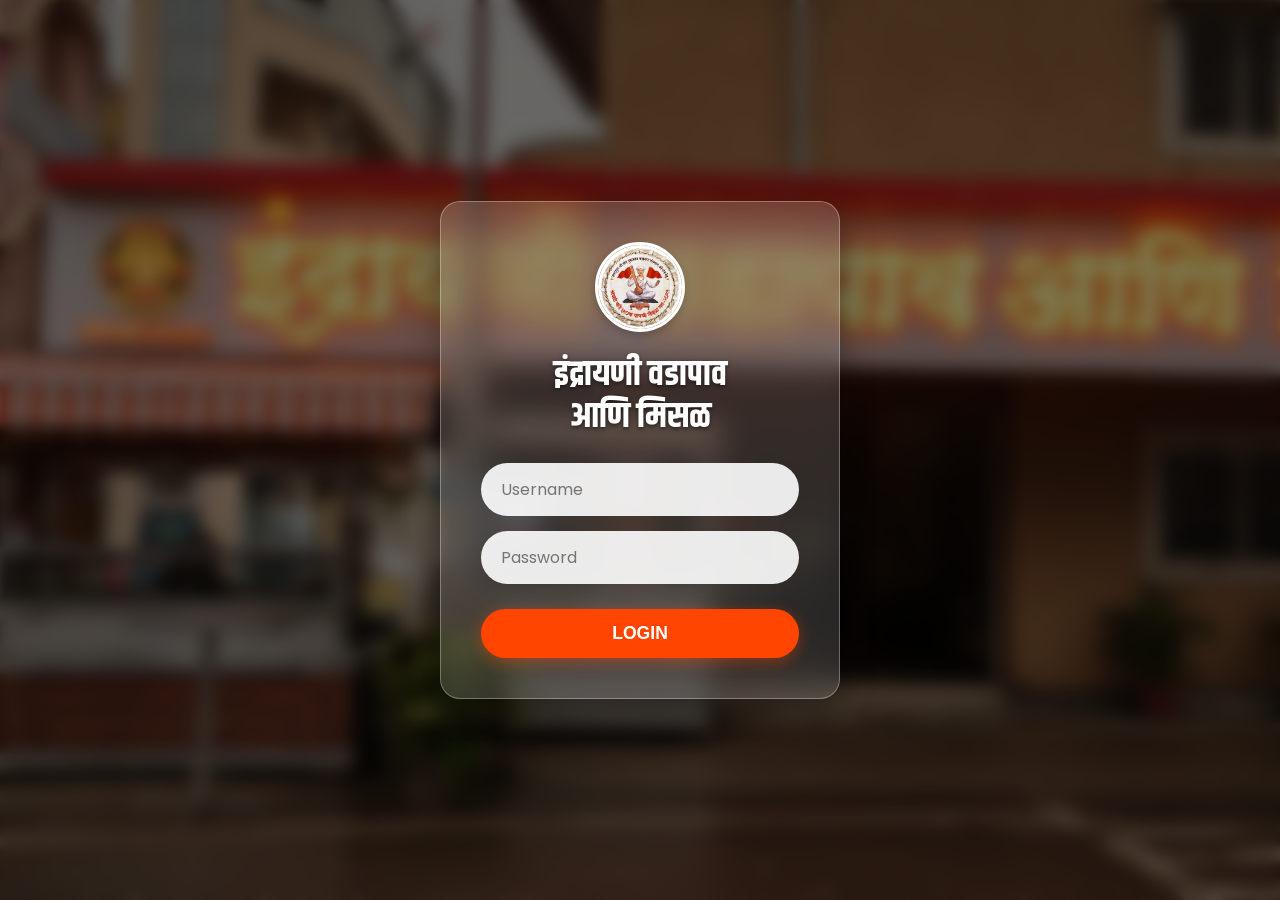
<file: login.html>
<!DOCTYPE html>
<html lang="en">
<head>
    <meta charset="UTF-8">
    <meta name="viewport" content="width=device-width, initial-scale=1.0">
    <title>Admin Login - Indrayani Vadapav</title>
    <link rel="stylesheet" href="style.css">
    <link href="https://fonts.googleapis.com/css2?family=Khand:wght@600;700&family=Poppins:wght@400;600&display=swap" rel="stylesheet">
</head>
<body class="login-body">

    <div class="glass-card">
        <!-- Logo -->
        <img src="images/maha.jpg" alt="Logo" class="login-logo">
        
        <!-- Title -->
        <h1 class="login-title">इंद्रायणी वडापाव<br>आणि मिसळ</h1>

        <!-- Login Form -->
        <div class="login-form">
            <input type="text" id="username" class="login-input" placeholder="Username">
            <input type="password" id="password" class="login-input" placeholder="Password">
            <button class="login-btn" onclick="performLogin()">LOGIN</button>
        </div>
    </div>

    <script>
        // Check if already logged in
        if(localStorage.getItem('isAdmin') === 'true') {
            window.location.href = 'admin.html';
        }

        function performLogin() {
            const user = document.getElementById('username').value;
            const pass = document.getElementById('password').value;

            if(user === "admin" && pass === "indrayani123") {
                // Login Success
                localStorage.setItem('isAdmin', 'true');
                window.location.href = 'admin.html';
            } else {
                // Login Failed
                alert("Wrong Username or Password!");
            }
        }
    </script>
</body>
</html>
</file>
<file: style.css>
/* --- CSS Variables (Root) --- */
:root {
    --primary-font: 'Poppins', sans-serif;
    --primary-color: #E57373; /* एक वार्म, आकर्षक लाल रंग */
    --secondary-color: #424242; /* गहरा ग्रे */
    --background-color: #FFF8F0; /* हल्का क्रीम */
    --text-color: #333;
    --header-height: 70px;
}

/* --- Basic Reset & Body Styles --- */
* {
    margin: 0;
    padding: 0;
    box-sizing: border-box;
    scroll-behavior: smooth; /* Smooth scrolling for anchor links */
}

body {
    font-family: var(--primary-font);
    background-color: var(--background-color);
    color: var(--text-color);
}

/* इमेज लोड न होने पर लेआउट न बिगड़े */
img {
    background-color: #eee; /* हल्का ग्रे रंग */
    object-fit: cover;
}

a {
    text-decoration: none;
    color: inherit;
}

ul {
    list-style: none;
}

/* --- Header & Navigation Bar --- */
.header {
    background-color: #ffffff;
    box-shadow: 0 2px 4px rgba(0, 0, 0, 0.05);
    height: var(--header-height);
    position: fixed;
    width: 100%;
    top: 0;
    left: 0;
    z-index: 100;
}

.navbar {
    max-width: 1200px;
    margin: 0 auto;
    padding: 0 2rem;
    height: 100%;
    display: flex;
    justify-content: space-between;
    align-items: center;
}

.logo {
    font-family: 'Khand', sans-serif; /* मराठी के लिए बोल्ड फॉन्ट */
    font-size: 1.8rem;
    font-weight: 700;
    color: #b22222; /* गहरा लाल रंग */
    display: flex;
    align-items: center;
    gap: 10px;
}

.logo img {
    height: 55px; /* हेडर में फिट होने के लिए साइज */
    width: auto;
    vertical-align: middle; /* इमेज को सही से अलाइन करने के लिए */
}

.nav-links {
    display: flex;
    gap: 2rem;
}

.nav-links a {
    font-weight: 500;
    transition: color 0.3s ease;
}

.nav-links a i {
    margin-right: 6px; /* आइकन और टेक्स्ट के बीच थोड़ी जगह */
}

.nav-links a:hover {
    color: var(--primary-color);
}

/* Language Selector */
#language-selector {
    padding: 5px 10px;
    border-radius: 5px;
    border: 1px solid #ccc;
    background-color: white;
    font-family: var(--primary-font);
    cursor: pointer;
    font-size: 0.9rem;
    color: var(--secondary-color);
}

#language-selector:focus {
    outline: none;
    border-color: var(--primary-color);
}

.nav-toggle {
    display: none; /* डेस्कटॉप पर छिपा हुआ */
    font-size: 1.5rem;
    background: none;
    border: none;
    cursor: pointer;
    color: var(--secondary-color);
}

/* --- Announcement Bar --- */
.announcement-bar {
    background-color: #FF4500; /* Orange Background */
    color: white;
    padding: 8px 0;
    overflow: hidden;
    white-space: nowrap;
    margin-top: var(--header-height); /* Fixed Header के नीचे जगह बनाने के लिए */
    font-weight: 600;
    font-size: 1rem;
}

.marquee-text {
    display: inline-block;
    padding-left: 100%;
    animation: marquee 15s linear infinite;
}

@keyframes marquee {
    0% { transform: translateX(0); }
    100% { transform: translateX(-100%); }
}

/* --- Hero Section Example --- */
#hero {
    display: flex;
    justify-content: center; /* टेक्स्ट को बीच में लाने के लिए */
    align-items: center;
    text-align: center; /* टेक्स्ट को बीच में लाने के लिए */
    min-height: 100vh;
    padding-top: 2rem; /* पैडिंग कम की क्योंकि अब ऊपर Announcement Bar है */
    padding-left: 5%;
    padding-right: 5%;
    color: #FFFFFF; /* White Text for dark background */
    gap: 2rem;
    position: relative; /* Overlay के लिए ज़रूरी */
    background-image: url('images/indra.png');
    background-size: cover;
    background-position: center;
}

/* हीरो सेक्शन पर ओवरले ताकि टेक्स्ट साफ़ दिखे */
#hero::before {
    content: '';
    position: absolute;
    top: 0;
    left: 0;
    width: 100%;
    height: 100%;
    background-color: rgba(0, 0, 0, 0.5); /* गहरा ओवरले ताकि इमेज साफ़ दिखे */
    z-index: 0;
}

#hero h1 {
    font-size: 3rem;
    margin-bottom: 1rem;
    color: #FFFFFF;
    text-shadow: 2px 2px 8px rgba(0, 0, 0, 0.7); /* टेक्स्ट के पीछे छाया */
}

#hero p {
    font-size: 1.2rem;
    margin-bottom: 2rem;
    color: #f1f1f1; /* थोड़ा हल्का सफ़ेद */
    text-shadow: 1px 1px 6px rgba(0, 0, 0, 0.7); /* टेक्स्ट के पीछे छाया */
}

.hero-content {
    position: relative; /* ओवरले के ऊपर रखने के लिए */
    z-index: 1;
}

.cta-button {
    display: inline-block;
    background-color: #FF4500; /* Orange Button */
    color: white;
    padding: 12px 30px;
    border-radius: 50px;
    font-weight: 600;
    transition: background 0.3s ease;
    /* Resets for <button> elements */
    border: none;
    cursor: pointer;
    font-family: var(--primary-font);
}

.cta-button:hover {
    background-color: #e63900;
}

/* --- Footer --- */
.footer {
    background-color: #1a1a1a; /* Premium Dark Background */
    color: #f1f1f1;
    padding: 3rem 2rem 1rem;
    margin-top: 2rem;
    font-size: 0.95rem;
}

.footer-container {
    max-width: 1200px;
    margin: 0 auto;
    display: flex;
    flex-wrap: wrap;
    justify-content: space-between;
    gap: 2rem;
}

.footer-column {
    flex: 1;
    min-width: 250px;
}

.footer-column h3, .footer-column h4 {
    color: #FF4500; /* Orange accent matching the theme */
    margin-bottom: 1rem;
}

.visit-us {
    font-style: italic;
    font-size: 1.1rem;
    color: #ddd;
}

.footer-column p {
    margin-bottom: 0.8rem;
}

.footer-column a {
    transition: color 0.3s;
}

.footer-column a:hover {
    color: #FF4500;
}

.copyright {
    text-align: center;
    margin-top: 2rem;
    padding-top: 1rem;
    border-top: 1px solid #333;
    font-size: 0.85rem;
    color: #888;
}

/* --- Menu Section Styles --- */
.menu-section {
    padding: 4rem 2rem;
    background-color: #fff;
}

.section-title {
    text-align: center;
    font-size: 2.5rem;
    margin-bottom: 2rem;
    color: var(--primary-color);
    font-family: var(--primary-font);
}

.menu-category {
    max-width: 1200px;
    margin: 0 auto 3rem auto;
}

.menu-category h3 {
    font-size: 1.8rem;
    margin-bottom: 1.5rem;
    border-bottom: 2px solid var(--primary-color);
    display: inline-block;
    color: var(--secondary-color);
}

.menu-grid {
    display: grid;
    grid-template-columns: repeat(auto-fit, minmax(300px, 1fr));
    gap: 2rem;
}

.menu-card {
    background: #fff;
    border: 1px solid #eee;
    border-radius: 8px;
    padding: 1.5rem;
    transition: transform 0.3s ease, box-shadow 0.3s ease;
    text-align: center; /* Center align text in the card */
}

/* Hover Effect: Shadow and slight lift */
.menu-card:hover {
    transform: translateY(-5px);
    box-shadow: 0 10px 20px rgba(0,0,0,0.1);
}

/* मेनू कार्ड की इमेज का साइज फिक्स करें */
.menu-card img {
    width: 100%;
    height: 200px; /* फिक्स हाइट ताकि सब बराबर दिखें */
    object-fit: cover;
    border-radius: 5px;
    margin-bottom: 1rem; /* Space between image and text */
}

.card-header {
    display: flex;
    justify-content: space-between;
    align-items: center;
    text-align: left; /* Keep header text left-aligned */
}

.menu-card h4 {
    font-size: 1.2rem;
    color: var(--secondary-color);
    margin-bottom: 0.5rem; /* Space between title and price/description */
}

.card-header h4 {
    margin-bottom: 0;
}

.veg-icon {
    color: #4CAF50; /* Green color for veg icon */
    font-size: 0.8em;
    vertical-align: middle;
}

.price {
    font-weight: 700;
    color: var(--primary-color);
    font-size: 1.1rem;
}

.description {
    color: #666;
    font-size: 0.95rem;
    line-height: 1.5;
}

/* --- Gallery Section --- */
.gallery-section {
    padding: 4rem 2rem;
    background-color: #fff; /* Matches menu background */
}

.gallery-grid {
    display: grid;
    grid-template-columns: repeat(auto-fit, minmax(280px, 1fr));
    gap: 1.5rem;
    max-width: 1200px;
    margin: 0 auto;
}

.gallery-item {
    overflow: hidden; /* Zoom effect ke liye zaroori */
    border-radius: 8px;
    box-shadow: 0 4px 8px rgba(0,0,0,0.1);
    position: relative;
    cursor: pointer;
}

.gallery-item img {
    width: 100%;
    height: 250px; /* Sabhi images ke liye ek fix height */
    object-fit: cover; /* Image ko crop karke fit karega */
    display: block;
    transition: transform 0.4s ease;
}

/* Hover par zoom effect */
.gallery-item:hover img {
    transform: scale(1.1);
}

/* --- Lightbox Styles --- */
.lightbox-container {
    display: none; /* Hidden by default */
    position: fixed;
    z-index: 2000;
    left: 0;
    top: 0;
    width: 100%;
    height: 100%;
    background-color: rgba(0, 0, 0, 0.9);
    justify-content: center;
    align-items: center;
}

.lightbox-content {
    max-width: 90%;
    max-height: 90%;
    object-fit: contain;
}

.lightbox-close {
    position: absolute;
    top: 20px;
    right: 35px;
    color: #f1f1f1;
    font-size: 40px;
    font-weight: bold;
    transition: 0.3s;
    cursor: pointer;
}

/* --- Responsive Design (Media Query for Mobile) --- */
@media (max-width: 768px) {
    .logo {
        font-size: 1.2rem; /* मोबाइल पर नाम थोड़ा छोटा */
    }

    .logo img {
        height: 40px; /* मोबाइल पर लोगो थोड़ा छोटा */
    }

    /* नेविगेशन बार (Hamburger Menu) */
    .nav-links {
        position: absolute;
        top: var(--header-height);
        left: 0;
        width: 100%;
        background-color: white;
        flex-direction: column;
        align-items: center;
        padding: 1rem 0;
        transform: translateY(-150%); /* डिफ़ॉल्ट रूप से ऊपर छिपा हुआ */
        transition: transform 0.3s ease-in-out;
        box-shadow: 0 5px 10px rgba(0, 0, 0, 0.1);
    }

    .nav-links.active {
        transform: translateY(0); /* क्लिक करने पर नीचे आएगा */
    }

    .nav-links li {
        padding: 1rem 0;
        width: 100%;
        text-align: center;
    }

    .nav-toggle {
        display: block; /* हैमबर्गर आइकन दिखाएं */
    }
    
    /* Hero Section Mobile Adjustment */
    #hero {
        flex-direction: column-reverse; /* Image on top, text below (or vice versa) */
        text-align: center;
        padding: 100px 20px 50px 20px;
        height: auto;
    }

    /* मेनू कार्ड्स (एक के नीचे एक) */
    .menu-grid {
        grid-template-columns: 1fr; /* सिंगल कॉलम लेआउट */
    }

    .menu-section {
        padding: 2rem 1rem; /* मोबाइल पर पैडिंग कम करें */
    }
    
    .navbar {
        padding: 0 1rem;
    }
}

/* --- Admin Panel Styles --- */
.admin-body {
    background-color: #f4f4f4;
    min-height: 100vh;
}

.admin-wrapper {
    display: flex;
    width: 100%;
}

/* Sidebar */
.sidebar {
    width: 250px;
    background-color: #333; /* Dark Grey */
    color: white;
    display: flex;
    flex-direction: column;
    position: fixed;
    height: 100%;
    transition: 0.3s;
    z-index: 1000;
}

.sidebar-brand {
    font-size: 1.4rem;
    font-weight: bold;
    padding: 20px;
    background-color: #222;
    color: #FF4500;
    text-align: center;
    font-family: 'Khand', sans-serif;
}

.sidebar-menu {
    list-style: none;
    padding: 0;
}

.sidebar-menu li a {
    display: block;
    padding: 15px 20px;
    color: #ccc;
    text-decoration: none;
    border-bottom: 1px solid #444;
    transition: 0.3s;
}

.sidebar-menu li a:hover, .sidebar-menu li a.active {
    background-color: #FF4500;
    color: white;
}

.sidebar-menu i {
    margin-right: 10px;
    width: 20px;
    text-align: center;
}

/* Main Content */
.main-content {
    flex: 1;
    margin-left: 250px;
    transition: 0.3s;
}

.top-header {
    background-color: #fff;
    padding: 15px 20px;
    box-shadow: 0 2px 5px rgba(0,0,0,0.1);
    display: flex;
    align-items: center;
    justify-content: space-between;
    position: sticky;
    top: 0;
    z-index: 900;
}

.header-title {
    font-family: 'Khand', sans-serif;
    font-size: 1.5rem;
    color: #333;
    margin: 0;
}

.mobile-toggle {
    display: none;
    background: none;
    border: none;
    font-size: 1.5rem;
    cursor: pointer;
    margin-right: 15px;
    color: #333;
}

.dashboard-container {
    padding: 20px;
}

/* Stats Cards */
.stats-grid {
    display: grid;
    grid-template-columns: repeat(auto-fit, minmax(200px, 1fr));
    gap: 20px;
    margin-bottom: 20px;
}

.stat-card {
    background: white;
    padding: 20px;
    border-radius: 8px;
    box-shadow: 0 2px 5px rgba(0,0,0,0.05);
    display: flex;
    align-items: center;
    border-left: 4px solid #FF4500;
}

.stat-icon {
    font-size: 2rem;
    color: #FF4500;
    margin-right: 15px;
}

.stat-info h3 {
    font-size: 0.9rem;
    color: #777;
    margin-bottom: 5px;
}

.stat-info p {
    font-size: 1.2rem;
    font-weight: bold;
    color: #333;
}

/* Admin Card & Table */
.admin-card {
    background: white;
    padding: 25px;
    border-radius: 10px;
    box-shadow: 0 4px 10px rgba(0,0,0,0.05);
}

.admin-table {
    width: 100%;
    border-collapse: collapse;
    margin-bottom: 20px;
}

.admin-table th, .admin-table td {
    padding: 12px 15px;
    text-align: left;
    border-bottom: 1px solid #eee;
}

.admin-table th {
    background-color: #f8f9fa;
    color: #555;
    font-weight: 600;
}

.price-input {
    width: 100%;
    padding: 8px;
    border: 1px solid #ddd;
    border-radius: 4px;
}

.save-btn {
    width: 100%;
    padding: 15px;
    font-size: 1.1rem;
    border-radius: 50px;
}

/* Login Card */
.login-card {
    max-width: 400px;
    margin: 100px auto;
    background: white;
    padding: 30px;
    border-radius: 10px;
    box-shadow: 0 4px 15px rgba(0,0,0,0.1);
    text-align: center;
}

.admin-input {
    width: 100%;
    padding: 12px;
    margin: 15px 0;
    border: 1px solid #ddd;
    border-radius: 5px;
}

/* Responsive */
@media (max-width: 768px) {
    .sidebar {
        transform: translateX(-250px);
    }
    .sidebar.active {
        transform: translateX(0);
    }
    .main-content {
        margin-left: 0;
    }
    .mobile-toggle {
        display: block;
    }
}

/* --- Full-Featured Admin Dashboard Styles --- */
.admin-body {
    background-color: #f4f6f9;
    display: flex;
    min-height: 100vh;
    font-family: 'Poppins', sans-serif;
    margin: 0; /* Reset body margin for admin page */
}

.sidebar {
    width: 260px;
    background-color: #1a1a1a; /* Dark Sidebar */
    color: #fff;
    display: flex;
    flex-direction: column;
    transition: transform 0.3s ease;
    position: fixed;
    height: 100%;
    z-index: 1000;
    left: 0;
    top: 0;
}

.sidebar-header {
    padding: 25px 20px;
    background-color: #b22222; /* Dark Red Brand Color */
    text-align: center;
    font-family: 'Khand', sans-serif;
    font-size: 1.6rem;
    font-weight: 700;
    letter-spacing: 1px;
}

.sidebar-menu {
    list-style: none;
    padding: 0;
    margin-top: 20px;
}

.sidebar-menu li a {
    display: flex;
    align-items: center;
    padding: 15px 25px;
    color: #ccc;
    text-decoration: none;
    transition: 0.3s;
    border-left: 4px solid transparent;
    font-size: 1rem;
}

.sidebar-menu li a:hover, .sidebar-menu li a.active {
    background-color: #333;
    color: #fff;
    border-left-color: #FF4500; /* Orange Accent */
}

.sidebar-menu li a i {
    margin-right: 15px;
    width: 20px;
    text-align: center;
    font-size: 1.1rem;
}

.main-content {
    flex: 1;
    margin-left: 260px; /* Width of sidebar */
    display: flex;
    flex-direction: column;
    transition: margin-left 0.3s ease;
    width: 100%;
}

.top-header {
    background-color: #fff;
    padding: 15px 30px;
    box-shadow: 0 2px 5px rgba(0,0,0,0.05);
    display: flex;
    justify-content: space-between;
    align-items: center;
    height: 70px;
}

.header-title {
    font-size: 1.5rem;
    font-weight: 600;
    color: #333;
    font-family: 'Khand', sans-serif;
}

.dashboard-container {
    padding: 30px;
}

/* Stats Cards */
.stats-grid {
    display: grid;
    grid-template-columns: repeat(auto-fit, minmax(240px, 1fr));
    gap: 20px;
    margin-bottom: 30px;
}

.stat-card {
    background: #fff;
    padding: 25px;
    border-radius: 10px;
    box-shadow: 0 2px 10px rgba(0,0,0,0.05);
    display: flex;
    justify-content: space-between;
    align-items: center;
    border-bottom: 4px solid #FF4500;
}

.stat-info h3 {
    font-size: 2rem;
    margin-bottom: 5px;
    color: #333;
    font-weight: 700;
}

.stat-info p {
    color: #777;
    font-size: 0.9rem;
    font-weight: 500;
}

.stat-icon {
    font-size: 2.5rem;
    color: #FF4500;
    opacity: 0.2;
}

/* Menu Table */
.table-container {
    background: #fff;
    padding: 25px;
    border-radius: 10px;
    box-shadow: 0 2px 10px rgba(0,0,0,0.05);
}

.table-header-row {
    display: flex;
    justify-content: space-between;
    align-items: center;
    margin-bottom: 20px;
}

.menu-table {
    width: 100%;
    border-collapse: collapse;
}

.menu-table th, .menu-table td {
    padding: 15px;
    text-align: left;
    border-bottom: 1px solid #eee;
}

.menu-table th {
    background-color: #f8f9fa;
    color: #555;
    font-weight: 600;
}

/* Mobile Responsive for Admin */
@media (max-width: 768px) {
    .sidebar {
        transform: translateX(-100%);
    }
    .sidebar.active {
        transform: translateX(0);
    }
    .main-content {
        margin-left: 0;
    }
}
}

/* --- WhatsApp Floating Button --- */
.whatsapp-float {
    position: fixed;
    bottom: 20px;
    right: 20px;
    background-color: #25d366;
    color: white;
    padding: 12px 24px;
    border-radius: 50px;
    font-weight: 600;
    box-shadow: 0 4px 10px rgba(0,0,0,0.2);
    z-index: 1000;
    display: flex;
    align-items: center;
    gap: 10px;
    transition: transform 0.3s ease, box-shadow 0.3s ease;
}

.whatsapp-float:hover {
    transform: translateY(-3px);
    box-shadow: 0 6px 15px rgba(0,0,0,0.3);
    background-color: #20bd5a;
}

.whatsapp-float i {
    font-size: 1.5rem;
}

/* --- Premium Login Page Styles --- */
.login-body {
    background-image: url('images/indra.png'); /* Restaurant Background */
    background-size: cover;
    background-position: center;
    height: 100vh;
    display: flex;
    justify-content: center;
    align-items: center;
    position: relative;
    margin: 0;
}

.login-body::before {
    content: '';
    position: absolute;
    top: 0; left: 0; right: 0; bottom: 0;
    background: rgba(0, 0, 0, 0.5); /* Dark Overlay */
    backdrop-filter: blur(8px); /* Blur Effect */
    z-index: 1;
}

.glass-card {
    background: rgba(255, 255, 255, 0.15); /* Translucent White */
    backdrop-filter: blur(12px);
    -webkit-backdrop-filter: blur(12px);
    border: 1px solid rgba(255, 255, 255, 0.3);
    padding: 40px;
    border-radius: 20px;
    width: 90%;
    max-width: 400px;
    text-align: center;
    position: relative;
    z-index: 2;
    box-shadow: 0 8px 32px 0 rgba(0, 0, 0, 0.37);
}

.login-logo {
    width: 90px;
    height: 90px;
    border-radius: 50%;
    object-fit: cover;
    margin-bottom: 15px;
    border: 3px solid white;
    box-shadow: 0 4px 10px rgba(0,0,0,0.2);
}

.login-title {
    color: white;
    font-family: 'Khand', sans-serif;
    font-size: 2.2rem;
    margin-bottom: 25px;
    text-shadow: 0 2px 4px rgba(0,0,0,0.5);
    line-height: 1.2;
}

.login-input {
    width: 100%;
    padding: 14px 20px;
    margin-bottom: 15px;
    border: none;
    border-radius: 50px;
    background: rgba(255, 255, 255, 0.9);
    font-size: 1rem;
    outline: none;
    transition: 0.3s;
    font-family: 'Poppins', sans-serif;
}

.login-input:focus {
    background: white;
    box-shadow: 0 0 15px rgba(255, 255, 255, 0.5);
    transform: scale(1.02);
}

.login-btn {
    width: 100%;
    padding: 14px;
    border: none;
    border-radius: 50px;
    background: #FF4500; /* Orange Brand Color */
    color: white;
    font-size: 1.1rem;
    font-weight: 600;
    cursor: pointer;
    transition: 0.3s;
    margin-top: 10px;
    box-shadow: 0 4px 15px rgba(255, 69, 0, 0.4);
}

.login-btn:hover {
    background: #ff5722;
    transform: translateY(-2px);
}

/* --- Order Modal Styles --- */
.modal-overlay {
    position: fixed;
    top: 0;
    left: 0;
    width: 100%;
    height: 100%;
    background: rgba(0, 0, 0, 0.6);
    display: flex;
    justify-content: center;
    align-items: center;
    z-index: 2000;
    opacity: 0;
    visibility: hidden;
    transition: opacity 0.3s, visibility 0.3s;
}

.modal-overlay.visible {
    opacity: 1;
    visibility: visible;
}

.modal-content {
    background: white;
    padding: 30px;
    border-radius: 10px;
    width: 90%;
    max-width: 400px;
    text-align: center;
    transform: scale(0.9);
    transition: transform 0.3s;
}

.modal-overlay.visible .modal-content {
    transform: scale(1);
}

.modal-title {
    font-size: 1.5rem;
    color: var(--secondary-color);
    margin-bottom: 15px;
}

.modal-input {
    width: 100%;
    padding: 12px;
    border: 1px solid #ddd;
    border-radius: 5px;
    margin-bottom: 20px;
    font-size: 1rem;
    text-align: center;
}

.modal-buttons {
    display: flex;
    justify-content: center;
    gap: 10px;
}

.modal-btn {
    padding: 10px 25px;
    border: none;
    border-radius: 50px;
    font-weight: 600;
    cursor: pointer;
    transition: 0.3s;
}

.modal-btn.confirm {
    background-color: #FF4500;
    color: white;
}

.modal-btn.confirm:hover {
    background-color: #e63900;
}

.modal-btn.cancel {
    background-color: #ccc;
    color: #333;
}

.modal-btn.cancel:hover {
    background-color: #bbb;
}
</file>
